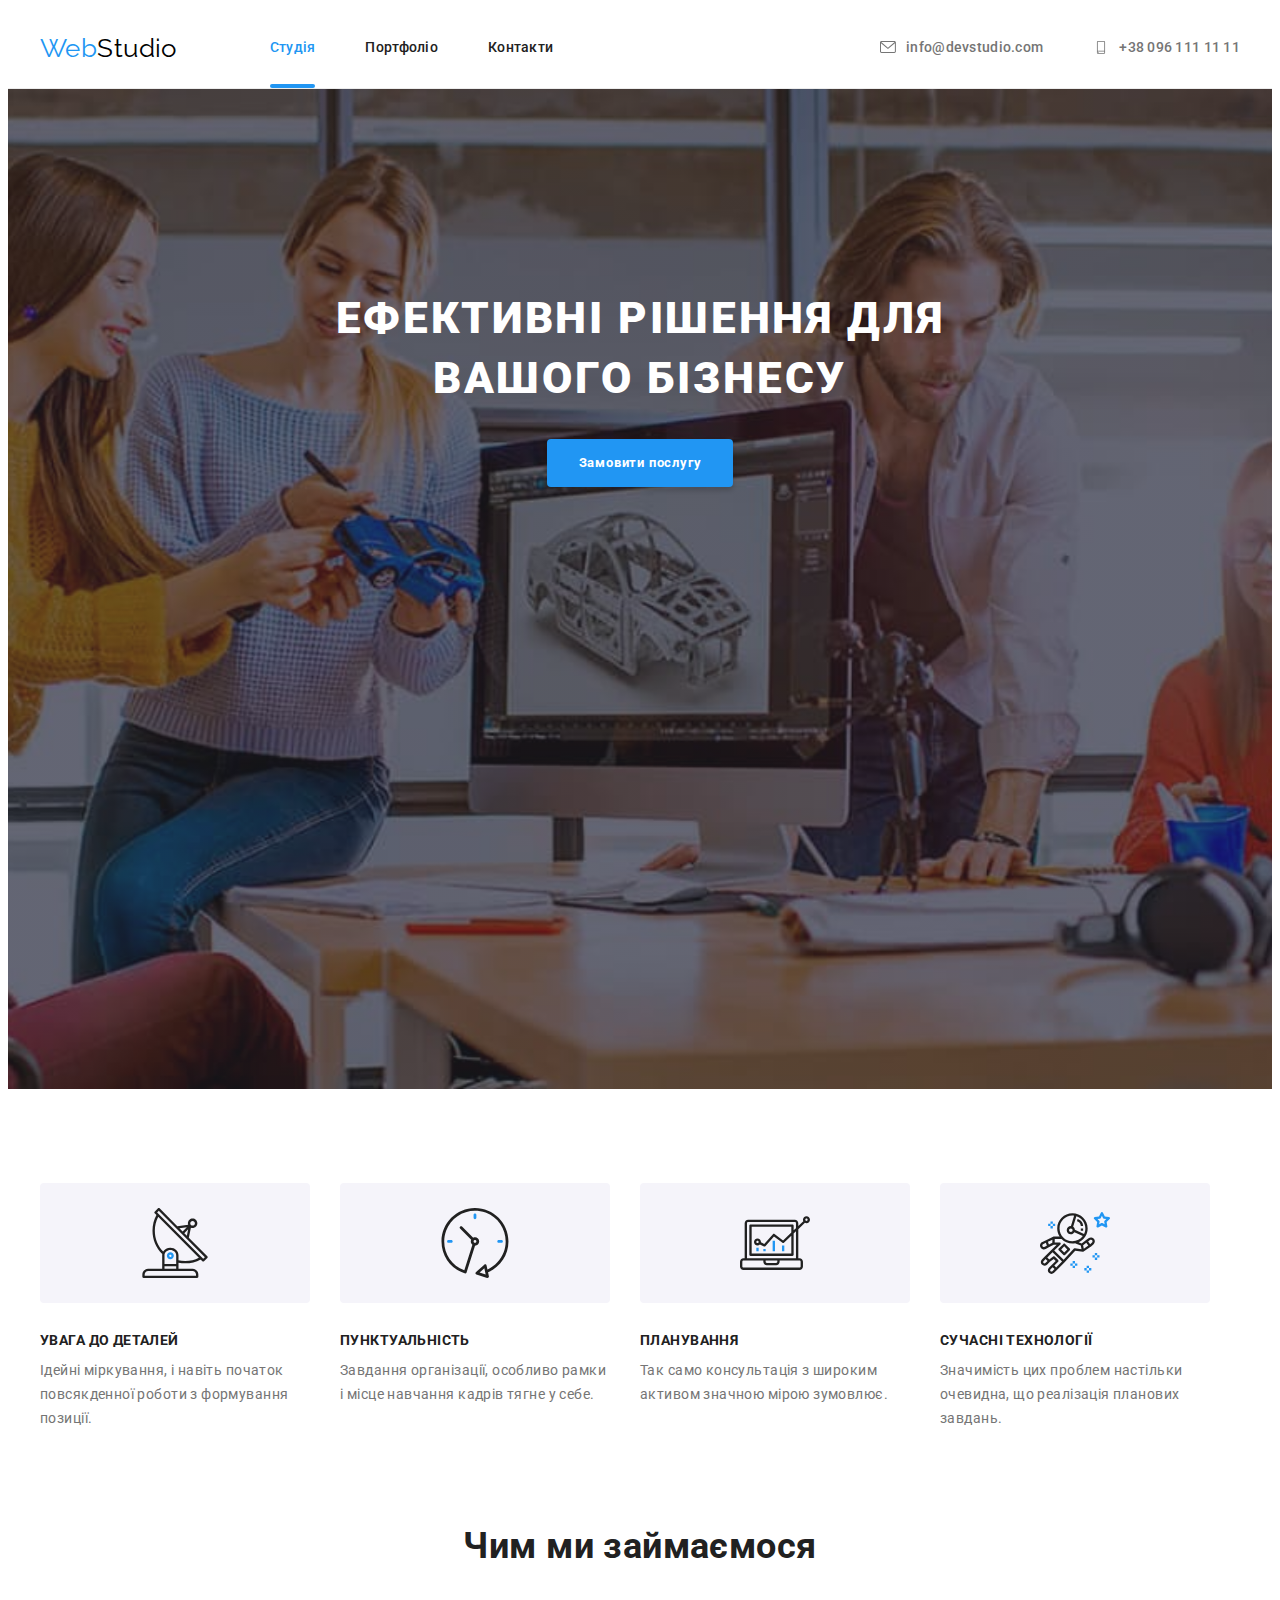
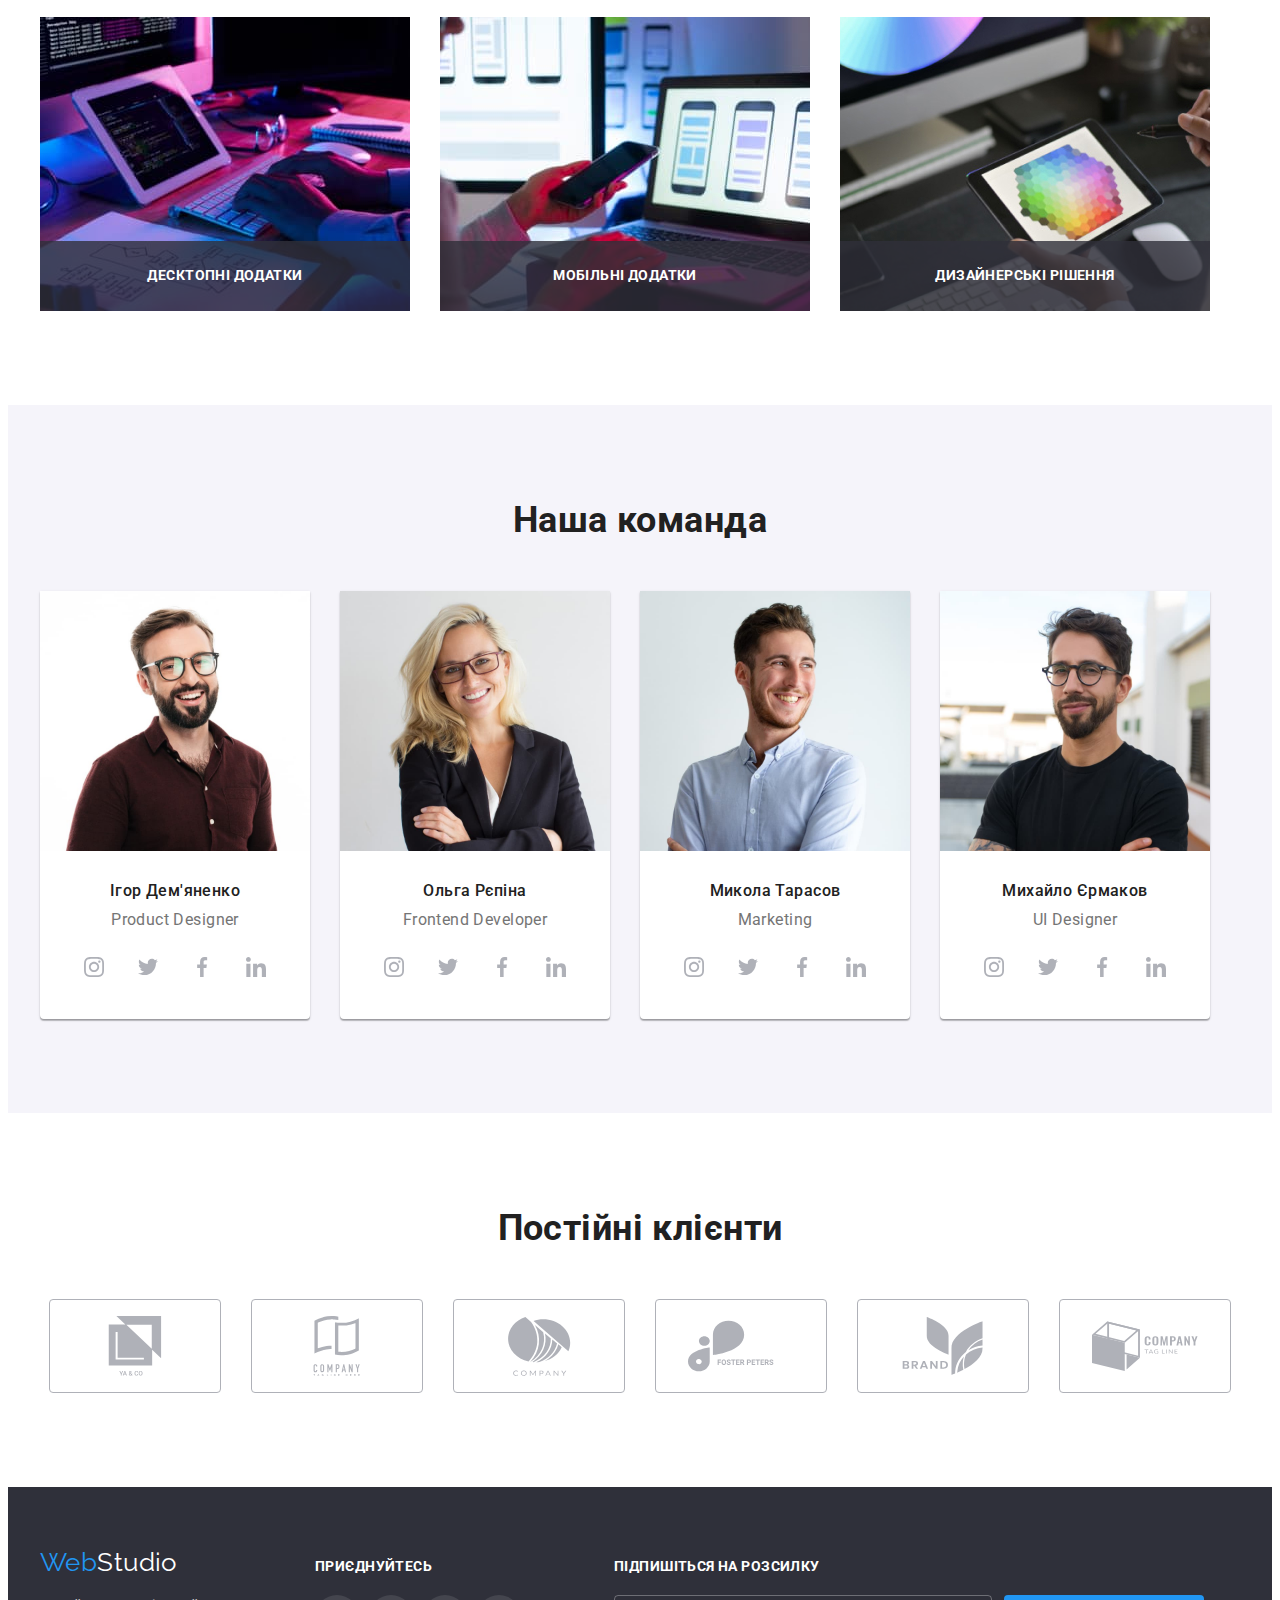
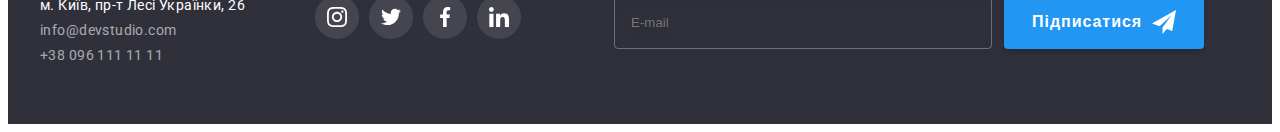
<file: index.html>
<!DOCTYPE html>
<html lang="uk">

<head>
    <meta charset="UTF-8">
    <meta http-equiv="X-UA-Compatible" content="IE=edge">
    <meta name="viewport" content="width=device-width, initial-scale=1.0">
    <link rel="preconnect" href="https://fonts.googleapis.com">
    <link rel="preconnect" href="https://fonts.gstatic.com" crossorigin>
    <link
        href="https://fonts.googleapis.com/css2?family=Raleway:wght@700&family=Roboto:wght@400;500;700;900&display=swap"
        rel="stylesheet">
    <link rel="stylesheet" href="https://cdnjs.cloudflare.com/ajax/libs/modern-normalize/1.1.0/modern-normalize.min.css"
        integrity="sha512-wpPYUAdjBVSE4KJnH1VR1HeZfpl1ub8YT/NKx4PuQ5NmX2tKuGu6U/JRp5y+Y8XG2tV+wKQpNHVUX03MfMFn9Q=="
        crossorigin="anonymous" referrerpolicy="no-referrer" />
    
    <link rel="stylesheet" href="./css/main.min.css">
    <title>WebStudio</title>
</head>

<body>
    <!--Шапка сайту-->
    <header class="header">
        <div class="container container__header">
            <nav class="nav">
                <a class="logo header--logo" href="./index.html">Web<span class="logo--black">Studio</span></a>
                <ul class="nav__menu">
                    <li class="nav__item">
                        <a class="nav__link nav__link-current" href="./index.html">Студія</a>
                    </li>
                    <li class="nav__item">
                        <a class="nav__link" href="./portfolio.html">Портфоліо</a>
                    </li>
                    <li class="nav__item">
                        <a class="nav__link" href="#contacts">Контакти</a>
                    </li>
                </ul>
            </nav>
            <ul class="contact__list">
                <li class="contact__item">
                    <a class="contact__link" href="mailto:info@devstudio.com">
                        <svg class="header__icon">
                            <use href="./img/icons.svg#icon-envelope" height="12" width="16"></use>
                        </svg>info@devstudio.com</a>
                </li>
                <li class="contact__item">
                    <a class="contact__link" href="tel:+380961111111">
                        <svg class="header__icon">
                            <use href="./img/icons.svg#icon-smartphone"></use>
                        </svg>+38 096 111 11 11</a>
                </li>
            </ul>
        </div>
    </header>
        <!--Герой-->
    <main>
        <section class="hero overlay__hero">
            <div class="container">
                <div class="hero__center">
                    <h1 class="hero__title">Ефективні рішення для вашого бізнесу</h1>
                    <button class="hero__button" type="button" data-modal-open>
                        Замовити послугу
                    </button>
                </div>
            </div>
        </section>
        <!--Особливості-->
        <section class="work">
            <div class="container">
                <h2 class="visually-hidden">переваги</h2>
                <ul class="work__list">
                    <li class="work__item">
                        <p class="work__card">
                            <svg class="work__icon">
                                <use href="./img/icons.svg#icon-antenna"></use>
                            </svg>
                        </p>
                        <h2 class="work__title">УВАГА ДО ДЕТАЛЕЙ</h2>
                        <p class="work__text">
                            Ідейні міркування, і навіть початок повсякденної роботи з
                            формування позиції.
                        </p>
                    </li>
                    <li class="work__item">
                        <p class="work__card">
                            <svg class="work__icon">
                                <use href="./img/icons.svg#icon-clock"></use>
                            </svg>
                        </p>
                        <h2 class="work__title">ПУНКТУАЛЬНІСТЬ</h2>
                        <p class="work__text">
                            Завдання організації, особливо рамки і місце навчання кадрів
                            тягне у себе.
                        </p>
                    </li>
                    <li class="work__item">
                        <p class="work__card">
                            <svg class="work__icon">
                                <use href="./img/icons.svg#icon-diagram"></use>
                            </svg>
                        </p>
                        <h2 class="work__title">ПЛАНУВАННЯ</h2>
                        <p class="work__text">
                            Так само консультація з широким активом значною мірою зумовлює.
                        </p>
                    </li>
                    <li class="work__item">
                        <p class="work__card">
                            <svg class="work__icon">
                                <use href="./img/icons.svg#icon-astronaut"></use>
                            </svg>
                        </p>
                        <h2 class="work__title">СУЧАСНІ ТЕХНОЛОГІЇ</h2>
                        <p class="work__text">
                            Значимість цих проблем настільки очевидна, що реалізація
                            планових завдань.
                        </p>
                    </li>
                </ul>
            </div>
        </section>
        <!--Чим ми займаємося-->
        <section class="job">
            <div class="container">
                <h2 class="section__title">Чим ми займаємося</h2>
        
                <ul class="job__list">
                    <li>
                        <div class="job__img">
                            <img src="./img/laptop.jpg" alt="Ноутбук" width="370" />
                            <p class="job__text job__text-possition">Десктопні додатки</p>
                        </div>
                    </li>
        
                    <li>
                        <div class="job__img">
                            <img src="./img/phone.jpg" alt="Телефон" width="370" />
                            <p class="job__text job__text-possition">Мобільні додатки</p>
                        </div>
                    </li>
        
                    <li>
                        <div class="job__img">
                            <img src="./img/tablet.jpg" alt="Планшет" width="370" />
                            <p class="job__text job__text-possition">Дизайнерські рішення</p>
                        </div>
                    </li>
                </ul>
            </div>
        </section>
        <!--Наша команда-->
        <section class="team">
            <div class="container">
                <h2 class="section__title">Наша команда</h2>
                <ul class="team__list">
                    <li class="team__item">
                        <img src="./img/igor.jpg" alt="Ігор Дем'яненко" width="270" />
                        <div class="team-card">
                            <h3 class="team-card__title">Ігор Дем'яненко</h3>
                            <p class="team-card__text">Product Designer</p>
                            <ul class="social-icons__list">
                                <li>
                                    <a class="social-icon__link" href=""><svg class="social-icon__image">
                                            <use href="./img/icons.svg#icon-instagram"></use>
                                        </svg>
                                    </a>
                                </li>
                                <li>
                                    <a class="social-icon__link" href=""><svg class="social-icon__image">
                                            <use href="./img/icons.svg#icon-twitter"></use>
                                        </svg>
                                    </a>
                                </li>
                                <li>
                                    <a class="social-icon__link" href=""><svg class="social-icon__image">
                                            <use href="./img/icons.svg#icon-facebook"></use>
                                        </svg>
                                    </a>
                                </li>
                                <li>
                                    <a class="social-icon__link" href=""><svg class="social-icon__image">
                                            <use href="./img/icons.svg#icon-linkedin"></use>
                                        </svg>
                                    </a>
                                </li>
                            </ul>
                        </div>
                    </li>
        
                    <li class="team__item">
                        <img src="./img/olga.jpg" alt="Ольга Рєпіна" width="270" />
                        <div class="team-card">
                            <h3 class="team-card__title">Ольга Рєпіна</h3>
                            <p class="team-card__text">Frontend Developer</p>
                            <ul class="social-icons__list">
                                <li>
                                    <a class="social-icon__link" href=""><svg class="social-icon__image">
                                            <use href="./img/icons.svg#icon-instagram"></use>
                                        </svg>
                                    </a>
                                </li>
                                <li>
                                    <a class="social-icon__link" href=""><svg class="social-icon__image">
                                            <use href="./img/icons.svg#icon-twitter"></use>
                                        </svg>
                                    </a>
                                </li>
                                <li>
                                    <a class="social-icon__link" href=""><svg class="social-icon__image">
                                            <use href="./img/icons.svg#icon-facebook"></use>
                                        </svg>
                                    </a>
                                </li>
                                <li>
                                    <a class="social-icon__link" href=""><svg class="social-icon__image">
                                            <use href="./img/icons.svg#icon-linkedin"></use>
                                        </svg>
                                    </a>
                                </li>
                            </ul>
                        </div>
                    </li>
        
                    <li class="team__item">
                        <img src="./img/mykola.jpg" alt="Микола Тарасов" width="270" />
                        <div class="team-card">
                            <h3 class="team-card__title">Микола Тарасов</h3>
                            <p class="team-card__text">Marketing</p>
                            <ul class="social-icons__list">
                                <li>
                                    <a class="social-icon__link" href=""><svg class="social-icon__image">
                                            <use href="./img/icons.svg#icon-instagram"></use>
                                        </svg>
                                    </a>
                                </li>
                                <li>
                                    <a class="social-icon__link" href=""><svg class="social-icon__image">
                                            <use href="./img/icons.svg#icon-twitter"></use>
                                        </svg>
                                    </a>
                                </li>
                                <li>
                                    <a class="social-icon__link" href=""><svg class="social-icon__image">
                                            <use href="./img/icons.svg#icon-facebook"></use>
                                        </svg>
                                    </a>
                                </li>
                                <li>
                                    <a class="social-icon__link" href=""><svg class="social-icon__image">
                                            <use href="./img/icons.svg#icon-linkedin"></use>
                                        </svg>
                                    </a>
                                </li>
                            </ul>
                        </div>
                    </li>
                    <li class="team__item">
                        <img src="./img/mykhailo.jpg" alt="Михайло Єрмаков" width="270" />
                        <div class="team-card">
                            <h3 class="team-card__title">Михайло Єрмаков</h3>
                            <p class="team-card__text">UI Designer</p>
                            <ul class="social-icons__list">
                                <li>
                                    <a class="social-icon__link" href=""><svg class="social-icon__image">
                                            <use href="./img/icons.svg#icon-instagram"></use>
                                        </svg>
                                    </a>
                                </li>
                                <li>
                                    <a class="social-icon__link" href=""><svg class="social-icon__image">
                                            <use href="./img/icons.svg#icon-twitter"></use>
                                        </svg>
                                    </a>
                                </li>
                                <li>
                                    <a class="social-icon__link" href=""><svg class="social-icon__image">
                                            <use href="./img/icons.svg#icon-facebook"></use>
                                        </svg>
                                    </a>
                                </li>
                                <li>
                                    <a class="social-icon__link" href=""><svg class="social-icon__image">
                                            <use href="./img/icons.svg#icon-linkedin"></use>
                                        </svg>
                                    </a>
                                </li>
                            </ul>
                        </div>
                    </li>
                </ul>
            </div>
        </section>
        <section class="cliens">
            <div class="container">
                <h2 class="section__title">Постійні клієнти</h2>
                <ul class="cliens__list">
                    <li class="cliens__item">
                        <a class="cliens__link" href="">
                            <svg class="cliens__image">
                                <use href="./img/icons.svg#icon-yaco"></use>
                            </svg>
                        </a>
                    </li>
                    <li class="cliens__item">
                        <a class="cliens__link" href="">
                            <svg class="cliens__image">
                                <use href="./img/icons.svg#icon-tagline"></use>
                            </svg>
                        </a>
                    </li>
                    <li class="cliens__item">
                        <a class="cliens__link" href="">
                            <svg class="cliens__image">
                                <use href="./img/icons.svg#icon-company"></use>
                            </svg>
                        </a>
                    </li>
                    <li class="cliens__item">
                        <a class="cliens__link" href="">
                            <svg class="cliens__image">
                                <use href="./img/icons.svg#icon-foster"></use>
                            </svg>
                        </a>
                    </li>
                    <li class="cliens__item">
                        <a class="cliens__link" href="">
                            <svg class="cliens__image">
                                <use href="./img/icons.svg#icon-brand"></use>
                            </svg>
                        </a>
                    </li>
                    <li class="cliens__item">
                        <a class="cliens__link" href="">
                            <svg class="cliens__image">
                                <use href="./img/icons.svg#icon-tag"></use>
                            </svg>
                        </a>
                    </li>
                </ul>
            </div>
        </section>
    </main>
    <!--Футер-->
    <footer class="footer">
        <div class="container">
            <ul class="footer__list">
                <li>
                    <a class="logo" href="./index.html">Web<span class="logo-white">Studio</span></a>
                    <address>
                        <ul class="address__list">
                            <li class="address__item">
                                <a class="address__link address__link-color" href="https://goo.gl/maps/jW1vsAmsS1k6WTaD8"
                                    target="_blank" rel="noopener noreferrer">м. Київ, пр-т Лесі Українки, 26</a>
                            </li>
                            <li class="address__item">
                                <a class="address__link" href="mailto:info@devstudio.com">info@devstudio.com</a>
                            </li>
                            <li class="address__item">
                                <a class="address__link" href="tel:+380961111111">+38 096 111 11 11</a>
                            </li>
                        </ul>
                    </address>
                </li>
                <li class="footer-social">
                    <p class="footer__title">приєднуйтесь</p>
                    <ul class="footer-social__list">
                        <li class="footer-social__item">
                            <a class="footer-social__link" href="">
                                <svg class="footer-social__image">
                                    <use href="./img/icons.svg#icon-instagram"></use>
                                </svg>
                            </a>
                        </li>
    
                        <li class="footer-social__item">
                            <a class="footer-social__link" href="">
                                <svg class="footer-social__image">
                                    <use href="./img/icons.svg#icon-twitter"></use>
                                </svg>
                            </a>
                        </li>
    
                        <li class="footer-social__item">
                            <a class="footer-social__link" href="">
                                <svg class="footer-social__image">
                                    <use href="./img/icons.svg#icon-facebook"></use>
                                </svg>
                            </a>
                        </li>
    
                        <li class="footer-social__item">
                            <a class="footer-social__link" href="">
                                <svg class="footer-social__image">
                                    <use href="./img/icons.svg#icon-linkedin"></use>
                                </svg>
                            </a>
                        </li>
                    </ul>
                </li>
                <li>
                    <div class="footer-subscribe">
                        <p class="footer__title">Підпишіться на розсилку</p>
                        <form name="signup_form" class="footer__form">
                            <label for="email">
                                <input class="footer__input-mail" id="email" type="email" name="email"
                                    placeholder="E-mail" />
                            </label>
                            <button class="footer-subscribe__btn" type="submit">
                                Підписатися
                                <svg class="footer-subscribe__image">
                                    <use href="./img/icons.svg#icon-telegram"></use>
                                </svg>
                            </button>
                        </form>
                    </div>
                </li>
            </ul>
        </div>
    </footer>

    <div class="backdrop is-hidden" data-modal>
        <div class="modal">
            <button data-modal-close class="modal__btn">
                <svg class="modal__image-close">
                    <use href="./img/icons.svg#icon-close"></use>
                </svg>
            </button>
            <div class="modal-form">
                <p class="modal-title">Залиште свої дані, ми вам передзвонимо</p>
                <form class="modal-form__form">
                    <div class="modal-field">
                        <label class="modal-field__label" for="username">
                            Ім'я
                            <div class="modal-icon-label">
                                <input class="modal-input" type="text" id="username" name="username" required />
                                <svg class="modal-icon-field" width="18" height="18">
                                    <use href="./img/icons.svg#icon-person"></use>
                                </svg>
                            </div>
                        </label>
                    </div>
                    <div class="modal-field">
                        <label class="modal-field__label" for="tel">
                            Телефон
                            <div class="modal-icon-label">
                                <input class="modal-input" type="tel" id="tel" name="tel" required />
                                <svg class="modal-icon-field" width="18" height="18">
                                    <use href="./img/icons.svg#icon-tel"></use>
                                </svg>
                            </div>
                        </label>
                    </div>
                    <div class="modal-field">
                        <label class="modal-field__label" for="email">
                            Пошта
                            <div class="modal-icon-label">
                                <input class="modal-input" type="email" id="email" name="email" />
                                <svg class="modal-icon-field" width="18" height="18">
                                    <use href="./img/icons.svg#icon-email"></use>
                                </svg>
                            </div>
                        </label>
                    </div>
                    <div class="modal-field">
                        <label class="modal-field__label" for="feedback">
                            Коментар
                            <textarea name="feedback" id="feedback" placeholder="Введіть текст"></textarea>
                        </label>
                    </div>
    
                    <div class="modal-check">
                        <input type="checkbox" id="privacy" name="privacy" value="true"
                            class="modal-check__input visually-hidden" required />
                        <label for="privacy" class="modal-check__label">
                            <p class="modal-check__text">
                                Погоджуюся з розсилкою та приймаю
                                <a class="modal-check__link" href="#">Умови договору</a>
                            </p>
                        </label>
                    </div>
                    <button class="modal-form__btn" type="submit">Відправити</button>
                </form>
            </div>
        </div>
    </div>

    <script src="./js/modal.js"></script>
</body>

</html>
</file>
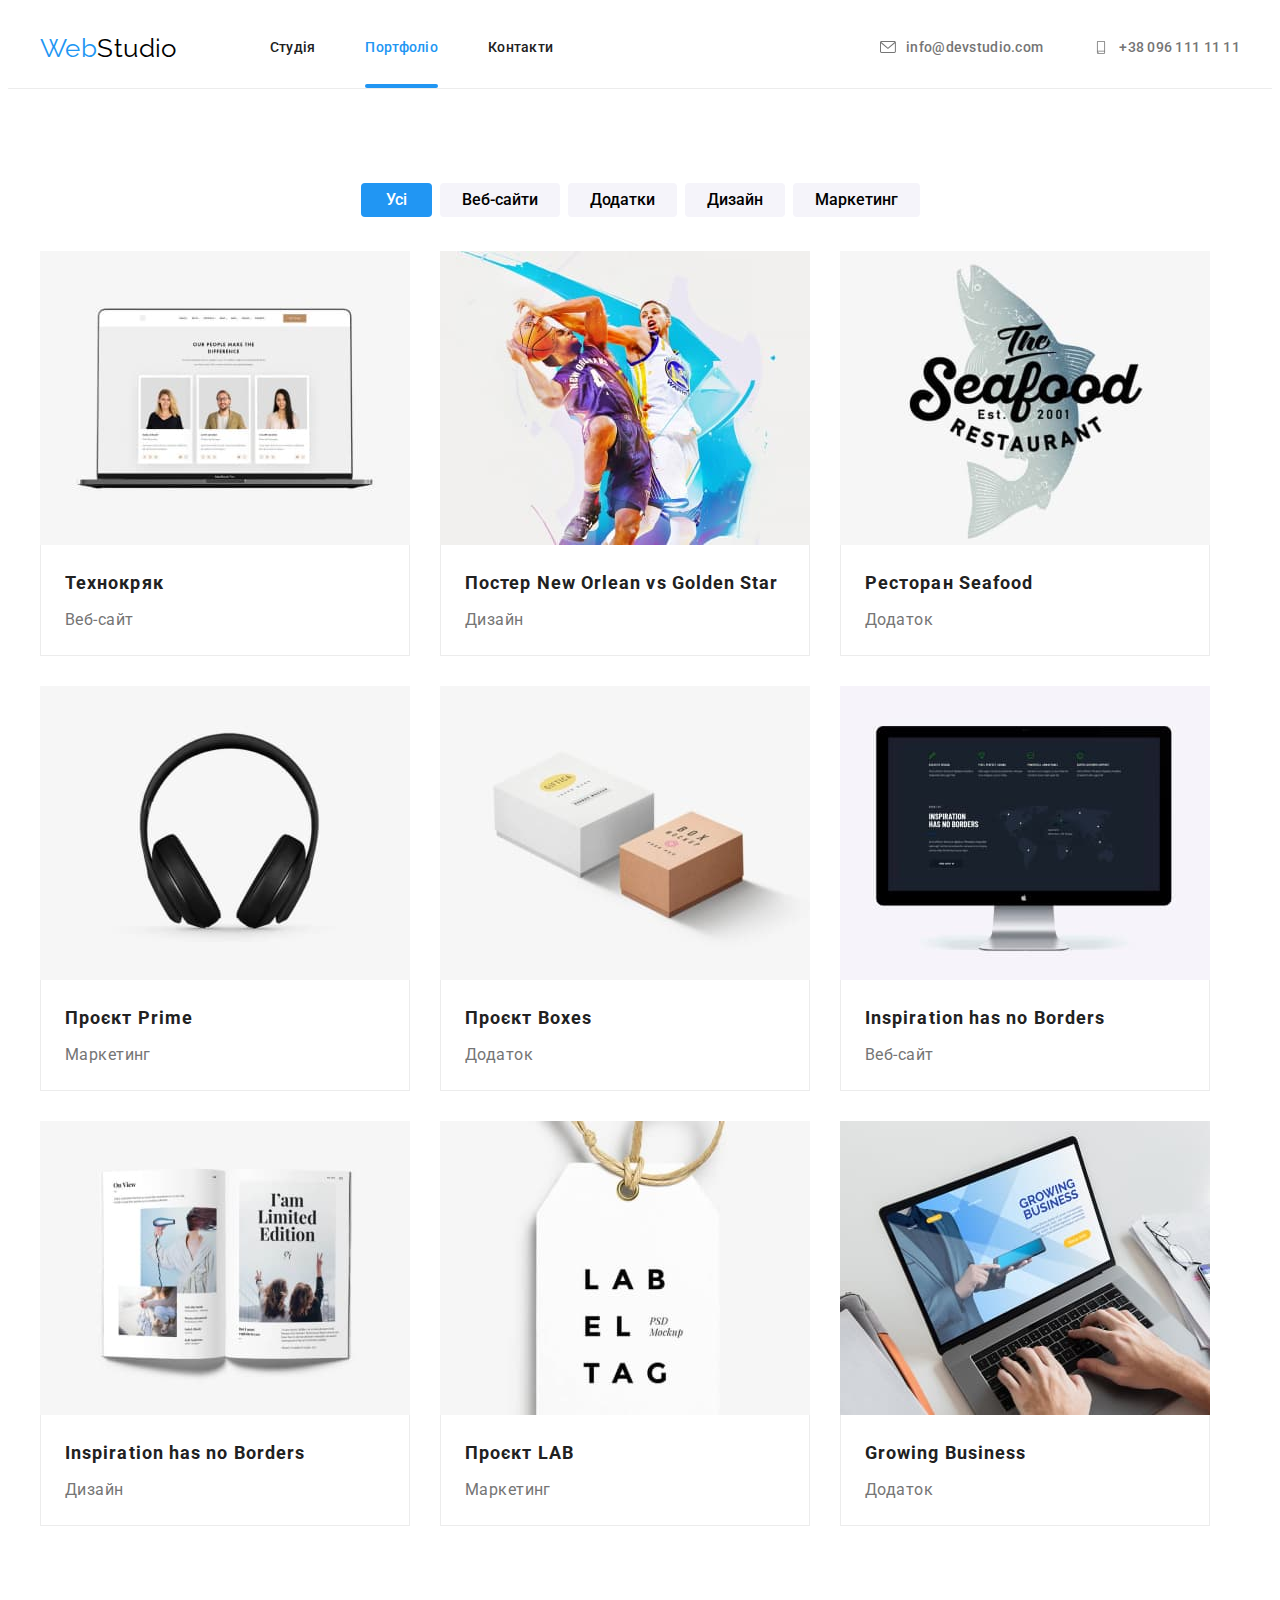
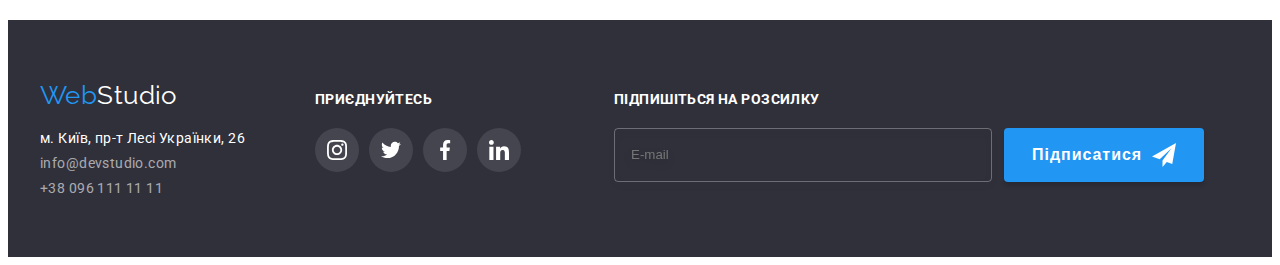
<file: portfolio.html>
<!DOCTYPE html>
<html lang="uk">

<head>
    <meta charset="UTF-8">
    <meta http-equiv="X-UA-Compatible" content="IE=edge">
    <meta name="viewport" content="width=device-width, initial-scale=1.0">
    <link rel="preconnect" href="https://fonts.googleapis.com">
    <link rel="preconnect" href="https://fonts.gstatic.com" crossorigin>
    <link
        href="https://fonts.googleapis.com/css2?family=Raleway:wght@700&family=Roboto:wght@400;500;700;900&display=swap"
        rel="stylesheet">
    <link rel="stylesheet" href="https://cdnjs.cloudflare.com/ajax/libs/modern-normalize/1.1.0/modern-normalize.min.css"
        integrity="sha512-wpPYUAdjBVSE4KJnH1VR1HeZfpl1ub8YT/NKx4PuQ5NmX2tKuGu6U/JRp5y+Y8XG2tV+wKQpNHVUX03MfMFn9Q=="
        crossorigin="anonymous" referrerpolicy="no-referrer" />
    
    <link rel="stylesheet" href="./css/main.min.css">
    <title>WebStudio</title>
</head>

<body>
    <!--Шапка-->
    <header class="header">
        <div class="container container__header">
            <nav class="nav">
                <a class="logo header--logo" href="./index.html">Web<span class="logo--black">Studio</span></a>
                <ul class="nav__menu">
                    <li class="nav__item">
                        <a class="nav__link" href="./index.html">Студія</a>
                    </li>
                    <li class="nav__item">
                        <a class="nav__link nav__link-current" href="./portfolio.html">Портфоліо</a>
                    </li>
                    <li class="nav__item">
                        <a class="nav__link" href="#contacts">Контакти</a>
                    </li>
                </ul>
            </nav>
            <ul class="contact__list">
                <li class="contact__item">
                    <a class="contact__link" href="mailto:info@devstudio.com">
                        <svg class="header__icon">
                            <use href="./img/icons.svg#icon-envelope" height="12" width="16"></use>
                        </svg>info@devstudio.com</a>
                </li>
                <li class="contact__item">
                    <a class="contact__link" href="tel:+380961111111">
                        <svg class="header__icon">
                            <use href="./img/icons.svg#icon-smartphone"></use>
                        </svg>+38 096 111 11 11</a>
                </li>
            </ul>
        </div>
    </header>
    <!--Основна частина-->
    <main>
        <section class="projects">
            <ul class="container">
                <li>
                    <h1 class="visually-hidden">кнопки</h1>

                    <ul class="projects__menu">

                        <li class="projects__link">
                            <button class="projects__btn projects__btn-total projects__btn-current" type="button">Усі</button>
                        </li>
                        <li class="projects__link">
                            <button class="projects__btn projects__btn-usually" type="button">Веб-сайти</button>
                        </li>
                        <li class="projects__link">
                            <button class="projects__btn projects__btn-usually" type="button">Додатки</button>
                        </li>
                        <li class="projects__link">
                            <button class="projects__btn projects__btn-usually" type="button">Дизайн</button>
                        </li>
                        <li class="projects__link">
                            <button class="projects__btn projects__btn-usually" type="button">Маркетинг</button>
                        </li>
                    </ul>
                </li>
                <li>
                    <h2 class="visually-hidden">проекти</h2>
    
                    <ul class="project__list">

                        <li class="project_item">
                            <a class="project__link" href="">
                                <div class="project__link-img">
                                    <img src="./img/tehnokryak.jpg" alt="Технокряк" width="370" height="294" />
                                    <p class="project__text">
                                        Ресурс пропонує комплексні пропозиції з різним рівнем
                                        функціоналу та сервісів. Все це дозволить відвідувачу
                                        отримати вичерпні відомості про компанію чи приватну
                                        особу.
                                    </p>
                                </div>
    
                                <div class="description">
                                    <h3 class="description__title">Технокряк</h3>
                                    <p class="description__text">Веб-сайт</p>
                                </div>
                            </a>
                        </li>
    
                        <li class="project_item">
                            <a class="project__link" href="">
                                <div class="project__link-img">
                                    <img src="./img/basketball.jpg" alt="Баскетбол" width="370" height="294" />
                                    <p class="project__text">
                                        Ресурс пропонує комплексні пропозиції з різним рівнем
                                        функціоналу та сервісів. Все це дозволить відвідувачу
                                        отримати вичерпні відомості про компанію чи приватну
                                        особу.
                                    </p>
                                </div>
                                <div class="description">
                                    <h3 class="description__title">
                                        Постер New Orlean vs Golden Star
                                    </h3>
                                    <p class="description__text">Дизайн</p>
                                </div>
                            </a>
                        </li>
    
                        <li class="project_item">
                            <a class="project__link" href="">
                                <div class="project__link-img">
                                    <img src="./img/seafood.jpg" alt="Ресторан" width="370" height="294" />
                                    <p class="project__text">
                                        Ресурс пропонує комплексні пропозиції з різним рівнем
                                        функціоналу та сервісів. Все це дозволить відвідувачу
                                        отримати вичерпні відомості про компанію чи приватну
                                        особу.
                                    </p>
                                </div>
                                <div class="description">
                                    <h3 class="description__title">Ресторан Seafood</h3>
                                    <p class="description__text">Додаток</p>
                                </div>
                            </a>
                        </li>
    
                        <li class="project_item">
                            <a class="project__link" href="">
                                <div class="project__link-img">
                                    <img src="./img/prime.jpg" alt="Навушники" width="370" height="294" />
                                    <p class="project__text">
                                        Ресурс пропонує комплексні пропозиції з різним рівнем
                                        функціоналу та сервісів. Все це дозволить відвідувачу
                                        отримати вичерпні відомості про компанію чи приватну
                                        особу.
                                    </p>
                                </div>
                                <div class="description">
                                    <h3 class="description__title">Проєкт Prime</h3>
                                    <p class="description__text">Маркетинг</p>
                                </div>
                            </a>
                        </li>
    
                        <li class="project_item">
                            <a class="project__link" href="">
                                <div class="project__link-img">
                                    <img src="./img/boxes.jpg" alt="Коробки" width="370" height="294" />
                                    <p class="project__text">
                                        Ресурс пропонує комплексні пропозиції з різним рівнем
                                        функціоналу та сервісів. Все це дозволить відвідувачу
                                        отримати вичерпні відомості про компанію чи приватну
                                        особу.
                                    </p>
                                </div>
                                <div class="description">
                                    <h3 class="description__title">Проєкт Boxes</h3>
                                    <p class="description__text">Додаток</p>
                                </div>
                            </a>
                        </li>

                        <li class="project_item">
                            <a class="project__link" href="">
                                <div class="project__link-img">
                                    <img src="./img/inspiration.jpg" alt="Монітор" width="370" height="294" />
                                    <p class="project__text">
                                        Ресурс пропонує комплексні пропозиції з різним рівнем
                                        функціоналу та сервісів. Все це дозволить відвідувачу
                                        отримати вичерпні відомості про компанію чи приватну
                                        особу.
                                    </p>
                                </div>
                                <div class="description">
                                    <h3 class="description__title">Inspiration has no Borders</h3>
                                    <p class="description__text">Веб-сайт</p>
                                </div>
                            </a>
                        </li>

                        <li class="project_item">
                            <a class="project__link" href="">
                                <div class="project__link-img">
                                    <img src="./img/limited.jpg" alt="Журнал" width="370" height="294" />
                                    <p class="project__text">
                                        Ресурс пропонує комплексні пропозиції з різним рівнем
                                        функціоналу та сервісів. Все це дозволить відвідувачу
                                        отримати вичерпні відомості про компанію чи приватну
                                        особу.
                                    </p>
                                </div>
                                <div class="description">
                                    <h3 class="description__title">Inspiration has no Borders</h3>
                                    <p class="description__text">Дизайн</p>
                                </div>
                            </a>
                        </li>

                        <li class="project_item">
                            <a class="project__link" href="">
                                <div class="project__link-img">
                                    <img src="./img/lab.jpg" alt="Бірка" width="370" height="294" />
                                    <p class="project__text">
                                        Ресурс пропонує комплексні пропозиції з різним рівнем
                                        функціоналу та сервісів. Все це дозволить відвідувачу
                                        отримати вичерпні відомості про компанію чи приватну
                                        особу.
                                    </p>
                                </div>
                                <div class="description">
                                    <h3 class="description__title">Проєкт LAB</h3>
                                    <p class="description__text">Маркетинг</p>
                                </div>
                            </a>
                        </li>

                        <li class="project_item">
                            <a class="project__link" href="">
                                <div class="project__link-img">
                                    <img src="./img/business.jpg" alt="Ноутбук" width="370" height="294" />
                                    <p class="project__text">
                                        Ресурс пропонує комплексні пропозиції з різним рівнем
                                        функціоналу та сервісів. Все це дозволить відвідувачу
                                        отримати вичерпні відомості про компанію чи приватну
                                        особу.
                                    </p>
                                </div>
                                <div class="description">
                                    <h3 class="description__title">Growing Business</h3>
                                    <p class="description__text">Додаток</p>
                                </div>
                            </a>
                        </li>
                    </ul>
                </li>
            </ul>
        </section>
    </main>
    <!--Футер-->
    <footer class="footer">
        <div class="container">
            <ul class="footer__list">
                <li>
                    <a class="logo" href="./index.html">Web<span class="logo-white">Studio</span></a>
                    <address id="contacts">
                        <ul class="address__list">
                            <li class="address__item">
                                <a class="address__link address__link-color" href="https://goo.gl/maps/jW1vsAmsS1k6WTaD8"
                                    target="_blank" rel="noopener noreferrer">м. Київ, пр-т Лесі Українки, 26</a>
                            </li>
                            <li class="address__item">
                                <a class="address__link" href="mailto:info@devstudio.com">info@devstudio.com</a>
                            </li>
                            <li class="address__item">
                                <a class="address__link" href="tel:+380961111111">+38 096 111 11 11</a>
                            </li>
                        </ul>
                    </address>
                </li>
                <li class="footer-social">
                    <p class="footer__title">приєднуйтесь</p>
                    <ul class="footer-social__list">
                        <li class="footer-social__item">
                            <a class="footer-social__link" href="">
                                <svg class="footer-social__image">
                                    <use href="./img/icons.svg#icon-instagram"></use>
                                </svg>
                            </a>
                        </li>
    
                        <li class="footer-social__item">
                            <a class="footer-social__link" href="">
                                <svg class="footer-social__image">
                                    <use href="./img/icons.svg#icon-twitter"></use>
                                </svg>
                            </a>
                        </li>
    
                        <li class="footer-social__item">
                            <a class="footer-social__link" href="">
                                <svg class="footer-social__image">
                                    <use href="./img/icons.svg#icon-facebook"></use>
                                </svg>
                            </a>
                        </li>
    
                        <li class="footer-social__item">
                            <a class="footer-social__link" href="">
                                <svg class="footer-social__image">
                                    <use href="./img/icons.svg#icon-linkedin"></use>
                                </svg>
                            </a>
                        </li>
                    </ul>
                </li>
                <li>
                    <div class="footer-subscribe">
                        <p class="footer__title">Підпишіться на розсилку</p>
    
                        <form name="signup_form" class="footer__form">
                            <label for="email">
                                <input class="footer__input-mail" id="email" type="email" name="email"
                                    placeholder="E-mail" />
                            </label>
    
                            <button class="footer-subscribe__btn" type="submit">
                                Підписатися
                                <svg class="footer-subscribe__image">
                                    <use href="./img/icons.svg#icon-telegram"></use>
                                </svg>
                            </button>
                        </form>
                    </div>
                </li>
            </ul>
        </div>
    </footer>

    <script src="./js/modal.js"></script>
</body>

</html>
</file>
<file: css/main.min.css>
:root{--main-color: #212121;--second-color: #ffffff;--one-color: #000000;--two-color: #757575;--three-color: #f5f4fa;--line-color: #ececec;--line-color-second: #eeeeee;--main-btn-color: #2196f3;--main-bg-color: #2f303a;--icon-color: #afb1b8;--second-btn-color: #188CE8}body{font-family:"Roboto",sans-serif;font-size:14px;line-height:1.14;color:var(--main-color);background-color:var(--second-color);letter-spacing:.03em}a{text-decoration:none;color:inherit}ul{padding:0;margin:0;list-style:none}p,h1,h2,h3,h4,h5,h6{margin:0}button{cursor:pointer;border:none}address{font-style:normal}img{display:block;height:auto;width:100%;max-width:100%}.container{width:1200px;padding-left:15px;padding-right:15px;margin-left:auto;margin-right:auto}.visually-hidden{border:0;clip:rect(0 0 0 0);height:1px;margin:-1px;overflow:hidden;padding:0;position:absolute;width:1px}.container__header{display:-webkit-box;display:-ms-flexbox;display:flex;-webkit-box-align:center;-ms-flex-align:center;align-items:center}.header{border-bottom:1px solid var(--line-color)}.nav{display:-webkit-box;display:-ms-flexbox;display:flex;-webkit-box-align:center;-ms-flex-align:center;align-items:center}.nav__menu{display:-webkit-box;display:-ms-flexbox;display:flex}.logo{font-family:"Raleway",sans-serif;font-size:26px;line-height:1.19;color:var(--main-btn-color)}.header--logo{margin-right:93px}.logo--black{color:var(--one-color)}.nav__link{display:block;padding:32px 0;position:relative;font-weight:500;line-height:1.14;letter-spacing:.02em;-webkit-transition:color 250ms cubic-bezier(0.4, 0, 0.2, 1);transition:color 250ms cubic-bezier(0.4, 0, 0.2, 1)}.nav__link:hover,.nav__link:focus{color:var(--main-btn-color)}.nav__link-current{color:var(--main-btn-color)}.nav__link-current::after{content:"";position:absolute;width:100%;height:4px;background-color:var(--main-btn-color);border-radius:2px;left:0;bottom:0}.contact__link{display:-webkit-box;display:-ms-flexbox;display:flex;-webkit-box-align:center;-ms-flex-align:center;align-items:center;font-weight:500;line-height:1.14;letter-spacing:.02em;color:var(--two-color);-webkit-transition:color 250ms cubic-bezier(0.4, 0, 0.2, 1);transition:color 250ms cubic-bezier(0.4, 0, 0.2, 1)}.contact__link:hover,.contact__link:focus{color:var(--main-btn-color)}.nav__item:not(:last-child),.contact__item:not(:last-child){margin-right:50px}.header__icon{height:13px;width:16px;margin-right:10px;fill:currentColor}.contact__list{display:-webkit-box;display:-ms-flexbox;display:flex;margin-left:auto}.hero{background-color:var(--main-bg-color);padding:200px 0;text-align:center}.overlay__hero{max-width:1600px;height:600px;margin:0 auto;background-image:-webkit-gradient(linear, right top, left top, from(rgba(47, 48, 58, 0.4)), to(rgba(47, 48, 58, 0.4))),url(../img/hero.jpg);background-image:linear-gradient(to left, rgba(47, 48, 58, 0.4), rgba(47, 48, 58, 0.4)),url(../img/hero.jpg);background-repeat:no-repeat;background-position:center;background-size:cover}.hero__title{margin-left:auto;margin-right:auto;margin-bottom:30px;width:696px;font-weight:900;font-size:44px;line-height:1.36;letter-spacing:.06em;text-transform:uppercase;color:var(--second-color)}.hero__button{font-family:"Roboto";font-weight:700;line-height:2.14;letter-spacing:.06em;color:var(--second-color);border-color:var(--main-btn-color);padding:10px 32px;background-color:var(--main-btn-color);-webkit-box-shadow:0px 4px 4px rgba(0,0,0,.15);box-shadow:0px 4px 4px rgba(0,0,0,.15);border-radius:4px;-webkit-transition:color 250ms cubic-bezier(0.4, 0, 0.2, 1);transition:color 250ms cubic-bezier(0.4, 0, 0.2, 1)}.hero__button:hover,.hero__button:focus{color:var(--main-btn-color);background-color:var(--second-color);border-color:var(--main-btn-color)}.hero__button:active{color:var(--main-btn-color);background-color:var(--second-color);border-color:var(--main-btn-color)}.work{background-color:var(--second-color);text-align:start;padding:94px 0}.job{background-color:var(--second-color);text-align:start}.work__list{display:-webkit-box;display:-ms-flexbox;display:flex}.work__item{width:270px}.work__item:not(:last-child){margin-right:30px}.work__card{display:-webkit-box;display:-ms-flexbox;display:flex;-webkit-box-pack:center;-ms-flex-pack:center;justify-content:center;-webkit-box-align:center;-ms-flex-align:center;align-items:center;width:270px;height:120px;background-color:var(--three-color);border-radius:4px}.work__icon{width:70px;height:70px}.work__title{margin-top:30px;margin-bottom:10px;font-size:14px;text-transform:uppercase}.work__text{line-height:1.71;color:var(--two-color)}.section__title{text-align:center;font-size:36px;line-height:1.17;margin-bottom:50px}.job__list{display:-webkit-box;display:-ms-flexbox;display:flex}.job__img{position:relative;display:-webkit-box;display:-ms-flexbox;display:flex;margin-right:30px;margin-bottom:94px}.job__text-possition{position:relative}.job__text{position:absolute;left:0;bottom:0;display:-webkit-box;display:-ms-flexbox;display:flex;-webkit-box-align:center;-ms-flex-align:center;align-items:center;-webkit-box-pack:center;-ms-flex-pack:center;justify-content:center;height:70px;width:100%;font-weight:700;line-height:1.14;text-transform:uppercase;color:var(--second-color);background-color:rgba(47,48,58,.8)}.team{background-color:var(--three-color);padding:94px 0}.team__list{display:-webkit-box;display:-ms-flexbox;display:flex}.team__item{text-align:center;width:270px;background-color:var(--second-color);-webkit-box-shadow:0px 1px 3px rgba(0,0,0,.12),0px 1px 1px rgba(0,0,0,.14),0px 2px 1px rgba(0,0,0,.2);box-shadow:0px 1px 3px rgba(0,0,0,.12),0px 1px 1px rgba(0,0,0,.14),0px 2px 1px rgba(0,0,0,.2);border-radius:0px 0px 4px 4px}.team__item:not(:last-child){margin-right:30px}.team-card{padding:30px 0}.team-card__title{font-weight:500;font-size:16px;line-height:1.19}.team-card__text{margin-top:10px;font-size:16px;line-height:1.19;color:var(--two-color)}.social-icons__list{display:-webkit-box;display:-ms-flexbox;display:flex;margin-top:16px;padding:0 32px;gap:10px}.social-icon__image{height:20px;width:20px;fill:var(--icon-color);-webkit-transition:fill 250ms cubic-bezier(0.4, 0, 0.2, 1);transition:fill 250ms cubic-bezier(0.4, 0, 0.2, 1)}.social-icon__link{height:44px;width:44px;color:var(--second-color);background-color:rgba(0,0,0,0);border-radius:50%;display:-webkit-box;display:-ms-flexbox;display:flex;-webkit-box-pack:center;-ms-flex-pack:center;justify-content:center;-webkit-box-align:center;-ms-flex-align:center;align-items:center;-webkit-transition:background-color 250ms cubic-bezier(0.4, 0, 0.2, 1);transition:background-color 250ms cubic-bezier(0.4, 0, 0.2, 1)}.social-icon__link:hover,.social-icon__link:focus{background-color:var(--main-btn-color)}.social-icon__link:hover .social-icon__image,.social-icon__link:focus .social-icon__image{fill:var(--second-color)}.cliens{background-color:var(--second-color);padding:94px 0}.cliens__list{display:-webkit-box;display:-ms-flexbox;display:flex;-webkit-box-pack:center;-ms-flex-pack:center;justify-content:center;-webkit-box-align:center;-ms-flex-align:center;align-items:center}.cliens__link{display:-webkit-box;display:-ms-flexbox;display:flex;-webkit-box-pack:center;-ms-flex-pack:center;justify-content:center;-webkit-box-align:center;-ms-flex-align:center;align-items:center;border:1px solid #afb1b8;border-radius:4px;width:170px;height:92px;cursor:pointer;-webkit-transition:border 250ms cubic-bezier(0.4, 0, 0.2, 1);transition:border 250ms cubic-bezier(0.4, 0, 0.2, 1)}.cliens__link:hover,.cliens__link:focus{border:1px solid var(--main-btn-color)}.cliens__link:hover .cliens__image,.cliens__link:focus .cliens__image{fill:var(--main-btn-color)}.cliens__image{display:-webkit-box;display:-ms-flexbox;display:flex;height:60px;width:106px;fill:var(--icon-color);-webkit-transition:fill 250ms cubic-bezier(0.4, 0, 0.2, 1);transition:fill 250ms cubic-bezier(0.4, 0, 0.2, 1)}.cliens__item:not(:last-child){margin-right:30px}.footer{padding:60px 0;background-color:var(--main-bg-color)}address{margin-top:20px}.address__item:not(:last-child){margin-bottom:9px}.address__link{font-weight:400;color:rgba(255,255,255,.6)}.logo-white{color:var(--second-color)}.address__link-color{color:var(--second-color)}.footer__list{display:-webkit-box;display:-ms-flexbox;display:flex}.footer-social{margin-left:70px}.footer__title{font-weight:700;text-transform:uppercase;color:var(--second-color);margin-bottom:20px;margin-top:12px}.footer__form{display:-webkit-box;display:-ms-flexbox;display:flex}.footer-social__link{display:-webkit-box;display:-ms-flexbox;display:flex;height:44px;width:44px;border-radius:50%;background-color:rgba(255,255,255,.1);-webkit-box-align:center;-ms-flex-align:center;align-items:center;-webkit-box-pack:center;-ms-flex-pack:center;justify-content:center;-webkit-transition:background-color 250ms cubic-bezier(0.4, 0, 0.2, 1);transition:background-color 250ms cubic-bezier(0.4, 0, 0.2, 1)}.footer-social__link:hover,.footer-social__link:focus{background-color:var(--main-btn-color)}.footer-social__item{margin-left:10px;display:-webkit-box;display:-ms-flexbox;display:flex;-webkit-box-align:center;-ms-flex-align:center;align-items:center;-webkit-box-pack:center;-ms-flex-pack:center;justify-content:center}.footer-social__item:first-child{margin-left:0}.footer-social__list{display:-webkit-box;display:-ms-flexbox;display:flex}.footer-social__image{display:-webkit-box;display:-ms-flexbox;display:flex;height:20px;width:20px;fill:var(--second-color)}.footer-subscribe{margin-left:93px}.footer__input-mail{display:-webkit-box;display:-ms-flexbox;display:flex;-webkit-box-align:center;-ms-flex-align:center;align-items:center;-webkit-box-pack:center;-ms-flex-pack:center;justify-content:center;width:358px;height:50px;padding-left:16px;color:var(--second-color);background-color:rgba(0,0,0,0);border:1px solid rgba(255,255,255,.3);-webkit-filter:drop-shadow(0px 4px 4px rgba(0, 0, 0, 0.15));filter:drop-shadow(0px 4px 4px rgba(0, 0, 0, 0.15));border-radius:4px}.footer-subscribe__btn{padding:10px 28px;background-color:var(--main-btn-color);margin-left:12px;-webkit-box-shadow:0px 4px 4px rgba(0,0,0,.15);box-shadow:0px 4px 4px rgba(0,0,0,.15);border-radius:4px;font-weight:700;font-size:16px;line-height:1,875;display:-webkit-box;display:-ms-flexbox;display:flex;-webkit-box-align:center;-ms-flex-align:center;align-items:center;text-align:center;letter-spacing:.06em;color:var(--second-color);-webkit-transition:color 250ms cubic-bezier(0.4, 0, 0.2, 1),background-color 250ms cubic-bezier(0.4, 0, 0.2, 1);transition:color 250ms cubic-bezier(0.4, 0, 0.2, 1),background-color 250ms cubic-bezier(0.4, 0, 0.2, 1);display:flex}.footer-subscribe__image{display:block;margin-left:10px;fill:var(--second-color);width:24px;height:24px;-webkit-transition:fill 250ms cubic-bezier(0.4, 0, 0.2, 1);transition:fill 250ms cubic-bezier(0.4, 0, 0.2, 1)}.projects{background-color:var(--second-color);padding:94px 0}.projects__menu{display:-webkit-box;display:-ms-flexbox;display:flex;-webkit-box-pack:center;-ms-flex-pack:center;justify-content:center}.projects__btn-total{padding:4px 25px}.projects__btn-usually{padding:4px 22px}.projects__btn{font-family:"Roboto";font-weight:500;font-size:16px;line-height:1.625;background-color:var(--three-color);border-color:rgba(0,0,0,0);border-radius:4px;-webkit-transition:border-color 250ms cubic-bezier(0.4, 0, 0.2, 1),-webkit-transform 250ms cubic-bezier(0.4, 0, 0.2, 1),-webkit-box-shadow 250ms cubic-bezier(0.4, 0, 0.2, 1);transition:border-color 250ms cubic-bezier(0.4, 0, 0.2, 1),-webkit-transform 250ms cubic-bezier(0.4, 0, 0.2, 1),-webkit-box-shadow 250ms cubic-bezier(0.4, 0, 0.2, 1);transition:transform 250ms cubic-bezier(0.4, 0, 0.2, 1),border-color 250ms cubic-bezier(0.4, 0, 0.2, 1),box-shadow 250ms cubic-bezier(0.4, 0, 0.2, 1);transition:transform 250ms cubic-bezier(0.4, 0, 0.2, 1),border-color 250ms cubic-bezier(0.4, 0, 0.2, 1),box-shadow 250ms cubic-bezier(0.4, 0, 0.2, 1),-webkit-transform 250ms cubic-bezier(0.4, 0, 0.2, 1),-webkit-box-shadow 250ms cubic-bezier(0.4, 0, 0.2, 1)}.projects__btn:hover,.projects__btn:focus{color:var(--second-color);background-color:var(--main-btn-color);border-color:var(--main-btn-color);-webkit-box-shadow:0px 3px 1px rgba(0,0,0,.1),0px 1px 2px rgba(0,0,0,.08),0px 2px 2px rgba(0,0,0,.12);box-shadow:0px 3px 1px rgba(0,0,0,.1),0px 1px 2px rgba(0,0,0,.08),0px 2px 2px rgba(0,0,0,.12)}.projects__btn-current{color:var(--second-color);background-color:var(--main-btn-color)}.projects__link:not(:last-child){margin-right:8px}.project__list{display:-webkit-box;display:-ms-flexbox;display:flex;-ms-flex-wrap:wrap;flex-wrap:wrap;margin-top:34px;gap:30px}.project__link{display:block;-ms-flex-preferred-size:calc((100% - 60px)/3);flex-basis:calc((100% - 60px)/3);background-color:var(--second-color);-webkit-transition:-webkit-box-shadow 250ms cubic-bezier(0.4, 0, 0.2, 1);transition:-webkit-box-shadow 250ms cubic-bezier(0.4, 0, 0.2, 1);transition:box-shadow 250ms cubic-bezier(0.4, 0, 0.2, 1);transition:box-shadow 250ms cubic-bezier(0.4, 0, 0.2, 1), -webkit-box-shadow 250ms cubic-bezier(0.4, 0, 0.2, 1)}.project__link:hover,.project__link:focus{-webkit-box-shadow:0px 1px 1px rgba(0,0,0,.12),0px 4px 4px rgba(0,0,0,.06),1px 4px 6px rgba(0,0,0,.16);box-shadow:0px 1px 1px rgba(0,0,0,.12),0px 4px 4px rgba(0,0,0,.06),1px 4px 6px rgba(0,0,0,.16)}.project__link:hover .project__text,.project__link:focus .project__text{-webkit-transform:translateY(-100%);transform:translateY(-100%)}.project__link-img{position:relative;overflow:hidden}.description{padding:20px 24px;border-left:1px solid var(--line-color);border-right:1px solid var(--line-color);border-bottom:1px solid var(--line-color)}.project__text{position:absolute;-webkit-transform:translateY(0);transform:translateY(0);background-color:rgba(33,150,243,.9);padding:63px 24px;font-size:18px;line-height:1.56;color:var(--second-color);-webkit-transition:-webkit-transform .25s cubic-bezier(0.4, 0, 0.2, 1);transition:-webkit-transform .25s cubic-bezier(0.4, 0, 0.2, 1);transition:transform .25s cubic-bezier(0.4, 0, 0.2, 1);transition:transform .25s cubic-bezier(0.4, 0, 0.2, 1), -webkit-transform .25s cubic-bezier(0.4, 0, 0.2, 1)}.description__title{font-weight:700;font-size:18px;line-height:2;letter-spacing:.06em}.description__text{margin-top:4px;font-size:16px;line-height:1.875;color:var(--two-color)}.backdrop{position:fixed;top:0;left:0;width:100%;height:100%;background-color:rgba(0,0,0,.2);-webkit-transition:opacity .5s ease-in-out,visibility .5s ease-in-out;transition:opacity .5s ease-in-out,visibility .5s ease-in-out}.modal{position:absolute;top:50%;left:50%;-webkit-transform:translate(-50%, -50%);transform:translate(-50%, -50%);width:528px;height:581px;background-color:var(--second-color);-webkit-box-shadow:0px 1px 3px rgba(0,0,0,.12),0px 1px 1px rgba(0,0,0,.14),0px 2px 1px rgba(0,0,0,.2);box-shadow:0px 1px 3px rgba(0,0,0,.12),0px 1px 1px rgba(0,0,0,.14),0px 2px 1px rgba(0,0,0,.2);border-radius:4px;-webkit-transform:translate(-50%, -50%) scale(1) rotate(0);transform:translate(-50%, -50%) scale(1) rotate(0);-webkit-transition:border-radius .25s ease-in-out,-webkit-transform .25s linear;transition:border-radius .25s ease-in-out,-webkit-transform .25s linear;transition:transform .25s linear,border-radius .25s ease-in-out;transition:transform .25s linear,border-radius .25s ease-in-out,-webkit-transform .25s linear}.backdrop.is-hidden .modal{-webkit-transform:translate(-50%, -50%) scale(0) rotate(180deg);transform:translate(-50%, -50%) scale(0) rotate(180deg);border-radius:10%}.modal__btn{position:absolute;right:8px;top:8px;width:30px;height:30px;border-radius:50%;border:1px solid rgba(0,0,0,.1);background-color:var(--second-color);display:-webkit-box;display:-ms-flexbox;display:flex;-webkit-box-pack:center;-ms-flex-pack:center;justify-content:center;-webkit-box-align:center;-ms-flex-align:center;align-items:center}.modal__btn:hover .modal__image-close,.modal__btn:hover .modal__image-close{fill:var(--main-btn-color)}.modal__image-close{display:-webkit-box;display:-ms-flexbox;display:flex;height:18px;width:18px;fill:var(--one-color);-webkit-transition:fill .25s cubic-bezier(0.4, 0, 0.2, 1);transition:fill .25s cubic-bezier(0.4, 0, 0.2, 1)}.backdrop.is-hidden{opacity:0;pointer-events:none;visibility:hidden}.modal-form{display:-webkit-box;display:-ms-flexbox;display:flex;-webkit-box-orient:vertical;-webkit-box-direction:normal;-ms-flex-direction:column;flex-direction:column;margin:35px 45px 45px}.modal-title{font-weight:700;font-size:20px;line-height:1.15;text-align:center;color:var(--main-color);margin-bottom:12px}.modal-form__form{display:-webkit-box;display:-ms-flexbox;display:flex;-webkit-box-orient:vertical;-webkit-box-direction:normal;-ms-flex-direction:column;flex-direction:column}.modal-form__btn{font-weight:700;font-size:16px;line-height:1.875;-webkit-box-shadow:0px 4px 4px rgba(0,0,0,.15);box-shadow:0px 4px 4px rgba(0,0,0,.15);border-radius:4px;border-color:rgba(0,0,0,0);padding:10px 54px;margin-top:30px;display:-webkit-box;display:-ms-flexbox;display:flex;margin-left:auto;margin-right:auto;letter-spacing:.06em;background-color:var(--main-btn-color);color:var(--second-color)}.modal-form__btn:hover,.modal-form__btn:focus{background-color:var(--second-btn-color)}.modal-input{width:100%;height:40px;padding-left:42px;border:1px solid rgba(33,33,33,.2);border-radius:4px;outline:none}.modal-input:hover,.modal-input:focus{border-color:var(--main-btn-color)}.modal-input:hover+.modal-icon-field,.modal-input:focus+.modal-icon-field{fill:var(--main-btn-color)}.modal-icon-label{position:relative;margin-top:4px;margin-bottom:10px}.modal-icon-field{fill:var(--main-color);margin-left:12px;position:absolute;left:0;top:50%;-webkit-transform:translateY(-50%);transform:translateY(-50%)}.modal-field__label{font-size:12px;line-height:1.27;letter-spacing:.01em;color:var(--two-color);margin-bottom:4px}.modal-field__label :hover,.modal-field__label :focus{border-color:var(--main-btn-color)}.modal-field__label>textarea{width:100%;height:120px;margin-top:4px;padding:12px 16px;border:1px solid rgba(33,33,33,.2);border-radius:4px;resize:none;outline:none}.modal-check__text{font-size:14px;line-height:1.71;color:var(--two-color);display:-webkit-box;display:-ms-flexbox;display:flex;-webkit-box-align:center;-ms-flex-align:center;align-items:center;padding-left:8px}.modal-check__text>a{margin-left:5px}.modal-check__link{color:var(--main-btn-color);text-decoration:underline}.modal-check{display:-webkit-box;display:-ms-flexbox;display:flex;-webkit-box-align:center;-ms-flex-align:center;align-items:center;margin-left:12px}.modal-check__label{display:-webkit-box;display:-ms-flexbox;display:flex;-webkit-box-align:center;-ms-flex-align:center;align-items:center;margin-top:20px}.modal-check__label:before{content:"";height:15px;width:16px;border-radius:3px;border:1.8px solid var(--main-color);display:block;background-color:var(--second-color)}.modal-check__input:checked+.modal-check__label:before{background-color:var(--main-btn-color);border-color:rgba(0,0,0,0);background-image:url(../img/check.svg);background-repeat:no-repeat;background-position:center}/*# sourceMappingURL=main.min.css.map */
</file>
